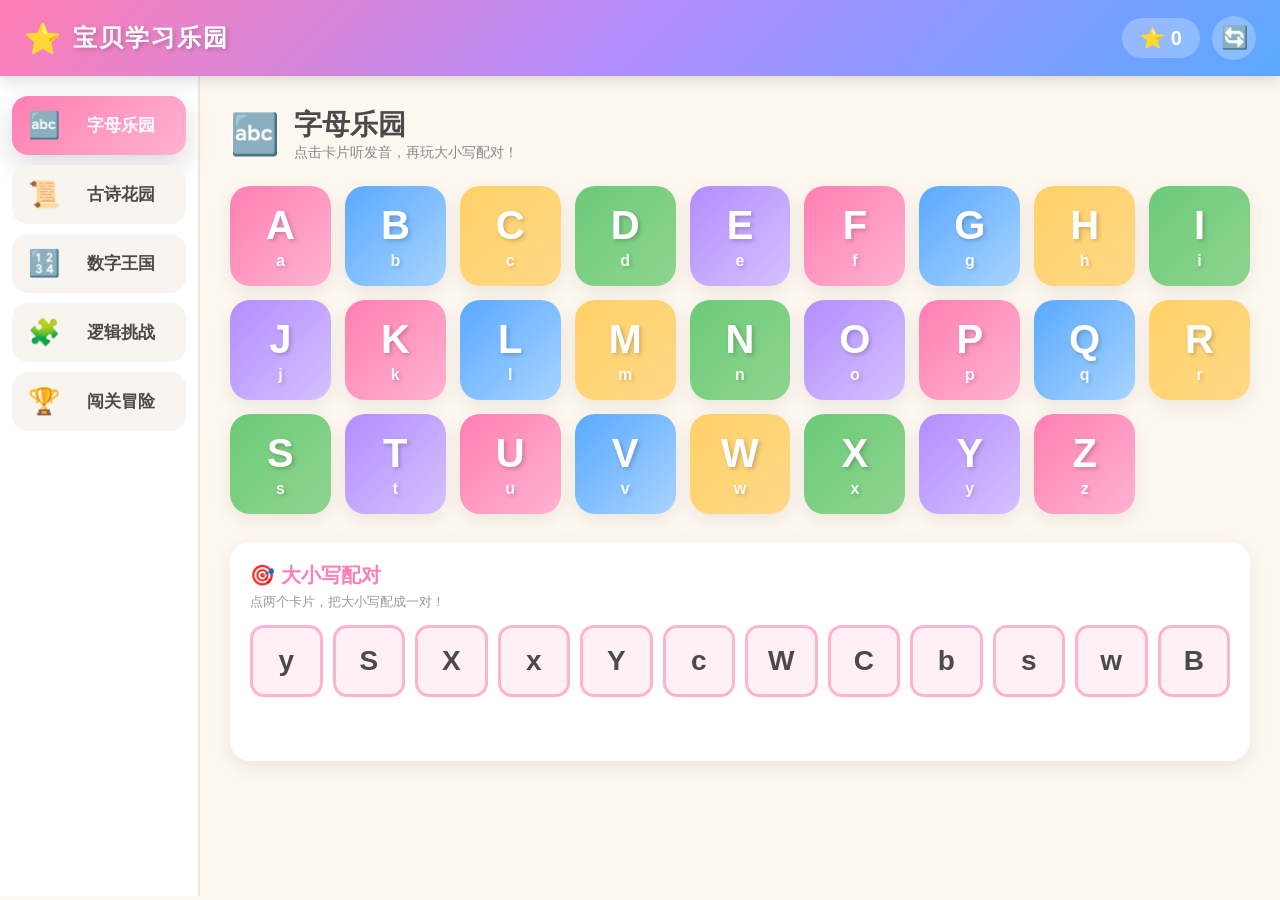
<file: index.html>
<!DOCTYPE html>
<html lang="zh-CN">
<head>
<meta charset="UTF-8">
<meta name="viewport" content="width=device-width, initial-scale=1.0, maximum-scale=1.0, user-scalable=no">
<title>宝贝学习乐园</title>
<link rel="stylesheet" href="css/style.css">
</head>
<body>
<!-- 顶部欢迎栏 -->
<header class="topbar">
  <div class="logo">
    <span class="logo-star">⭐</span>
    <h1>宝贝学习乐园</h1>
  </div>
  <div class="top-actions">
    <div class="star-count" id="headerStarCount">⭐ 0</div>
    <button class="reset-btn" id="resetBtn" title="重置进度">🔄</button>
  </div>
</header>

<!-- 主容器 -->
<div class="main-container">
  <!-- 侧边栏导航 (PC) -->
  <nav class="sidebar" id="sidebar">
    <button class="nav-btn active" data-page="letters" data-color="pink">
      <span class="nav-icon">🔤</span>
      <span class="nav-label">字母乐园</span>
    </button>
    <button class="nav-btn" data-page="poems" data-color="green">
      <span class="nav-icon">📜</span>
      <span class="nav-label">古诗花园</span>
    </button>
    <button class="nav-btn" data-page="numbers" data-color="yellow">
      <span class="nav-icon">🔢</span>
      <span class="nav-label">数字王国</span>
    </button>
    <button class="nav-btn" data-page="logic" data-color="purple">
      <span class="nav-icon">🧩</span>
      <span class="nav-label">逻辑挑战</span>
    </button>
    <button class="nav-btn" data-page="adventure" data-color="blue">
      <span class="nav-icon">🏆</span>
      <span class="nav-label">闯关冒险</span>
    </button>
  </nav>

  <!-- 内容区 -->
  <main class="content" id="content">
    <!-- 各模块内容由JS渲染 -->
  </main>
</div>

<!-- 底部Tab导航 (移动端) -->
<nav class="bottom-nav" id="bottomNav">
  <button class="tab-btn active" data-page="letters">
    <span class="tab-icon">🔤</span>
    <span class="tab-label">字母</span>
  </button>
  <button class="tab-btn" data-page="poems">
    <span class="tab-icon">📜</span>
    <span class="tab-label">古诗</span>
  </button>
  <button class="tab-btn" data-page="numbers">
    <span class="tab-icon">🔢</span>
    <span class="tab-label">数字</span>
  </button>
  <button class="tab-btn" data-page="logic">
    <span class="tab-icon">🧩</span>
    <span class="tab-label">逻辑</span>
  </button>
  <button class="tab-btn" data-page="adventure">
    <span class="tab-icon">🏆</span>
    <span class="tab-label">闯关</span>
  </button>
</nav>

<script src="js/data.js"></script>
<script src="js/sound.js"></script>
<script src="js/app.js"></script>
</body>
</html>
</file>
<file: css/style.css>
/* ===== 彩虹糖果色主题 ===== */
:root {
  --pink: #ff7eb3;
  --pink-light: #ffb3d1;
  --pink-bg: #fff0f6;
  --blue: #5aa9ff;
  --blue-light: #a8d4ff;
  --blue-bg: #eef6ff;
  --yellow: #ffd166;
  --yellow-light: #ffe9a8;
  --yellow-bg: #fff9ec;
  --green: #6bcb77;
  --green-light: #a8e0a8;
  --green-bg: #f0faf0;
  --purple: #b28dff;
  --purple-light: #d5c1ff;
  --purple-bg: #f7f2ff;
  --orange: #ff9f43;
  --bg: #fff8f0;
  --text: #4a4a4a;
  --radius: 20px;
  --shadow: 0 6px 20px rgba(0,0,0,0.08);
  --shadow-hover: 0 10px 28px rgba(0,0,0,0.15);
}

* { margin: 0; padding: 0; box-sizing: border-box; }

html, body {
  font-family: 'Segoe UI', 'PingFang SC', 'Microsoft YaHei', sans-serif;
  background: var(--bg);
  color: var(--text);
  height: 100%;
  overflow-x: hidden;
}

body {
  padding-bottom: 0;
}

/* ===== 顶部栏 ===== */
.topbar {
  background: linear-gradient(135deg, var(--pink), var(--purple), var(--blue));
  color: white;
  padding: 16px 24px;
  display: flex;
  justify-content: space-between;
  align-items: center;
  position: sticky;
  top: 0;
  z-index: 100;
  box-shadow: 0 4px 15px rgba(0,0,0,0.15);
}

.logo {
  display: flex;
  align-items: center;
  gap: 12px;
}

.logo-star {
  font-size: 30px;
  animation: bounce 2s infinite;
}

.logo h1 {
  font-size: 24px;
  font-weight: 800;
  text-shadow: 2px 2px 4px rgba(0,0,0,0.2);
  letter-spacing: 2px;
}

.top-actions {
  display: flex;
  align-items: center;
  gap: 12px;
}

.star-count {
  background: rgba(255,255,255,0.25);
  border-radius: 30px;
  padding: 8px 18px;
  font-size: 20px;
  font-weight: 700;
  backdrop-filter: blur(4px);
  cursor: pointer;
  transition: transform 0.2s;
}

.star-count:active { transform: scale(0.92); }

.reset-btn {
  background: rgba(255,255,255,0.25);
  border: none;
  color: white;
  font-size: 22px;
  width: 44px;
  height: 44px;
  border-radius: 50%;
  cursor: pointer;
  transition: transform 0.2s, background 0.2s;
}

.reset-btn:active { transform: scale(0.88) rotate(180deg); }

/* ===== 主布局 ===== */
.main-container {
  display: flex;
  min-height: calc(100vh - 80px);
}

/* ===== 侧边栏 (PC) ===== */
.sidebar {
  width: 200px;
  padding: 20px 12px;
  display: flex;
  flex-direction: column;
  gap: 10px;
  background: #fff;
  border-right: 2px solid #f0e8e0;
  position: sticky;
  top: 80px;
  height: calc(100vh - 80px);
}

.nav-btn {
  display: flex;
  align-items: center;
  gap: 12px;
  padding: 14px 16px;
  border: none;
  border-radius: 16px;
  background: #f8f4f0;
  font-size: 17px;
  font-weight: 600;
  color: var(--text);
  cursor: pointer;
  transition: all 0.25s;
  min-height: 52px;
}

.nav-btn:hover {
  transform: translateX(4px);
  box-shadow: var(--shadow);
}

.nav-btn.active {
  color: white;
  box-shadow: var(--shadow-hover);
}

.nav-btn[data-color="pink"].active { background: linear-gradient(135deg, var(--pink), var(--pink-light)); }
.nav-btn[data-color="green"].active { background: linear-gradient(135deg, var(--green), #8fd48f); }
.nav-btn[data-color="yellow"].active { background: linear-gradient(135deg, var(--yellow), #ffd888); }
.nav-btn[data-color="purple"].active { background: linear-gradient(135deg, var(--purple), var(--purple-light)); }
.nav-btn[data-color="blue"].active { background: linear-gradient(135deg, var(--blue), var(--blue-light)); }

.nav-icon { font-size: 26px; }
.nav-label { flex: 1; }

/* ===== 内容区 ===== */
.content {
  flex: 1;
  padding: 30px;
  animation: fadeIn 0.4s ease;
}

/* ===== 底部导航 (移动端) ===== */
.bottom-nav {
  display: none;
  position: fixed;
  bottom: 0;
  left: 0;
  right: 0;
  background: #fff;
  border-top: 2px solid #f0e8e0;
  z-index: 100;
  padding: 6px 4px calc(6px + env(safe-area-inset-bottom));
  box-shadow: 0 -4px 20px rgba(0,0,0,0.08);
}

.tab-btn {
  flex: 1;
  display: flex;
  flex-direction: column;
  align-items: center;
  gap: 2px;
  padding: 8px 4px;
  border: none;
  background: none;
  cursor: pointer;
  min-height: 58px;
  border-radius: 12px;
  transition: all 0.25s;
}

.tab-btn.active { background: var(--yellow-bg); }
.tab-btn[data-page="letters"].active .tab-icon { animation: none; color: var(--pink); }
.tab-btn[data-page="poems"].active .tab-icon { color: var(--green); }
.tab-btn[data-page="numbers"].active .tab-icon { color: var(--orange); }
.tab-btn[data-page="logic"].active .tab-icon { color: var(--purple); }
.tab-btn[data-page="adventure"].active .tab-icon { color: var(--blue); }

.tab-icon { font-size: 28px; transition: transform 0.2s; }
.tab-btn.active .tab-icon { transform: scale(1.15); }
.tab-label { font-size: 12px; font-weight: 600; color: var(--text); }

/* ===== 通用模块标题 ===== */
.module-header {
  display: flex;
  align-items: center;
  gap: 14px;
  margin-bottom: 24px;
}

.module-header .module-emoji {
  font-size: 40px;
  animation: bounce 2s infinite;
}

.module-header h2 {
  font-size: 28px;
  font-weight: 800;
  color: var(--text);
}

.module-header p {
  color: #888;
  font-size: 14px;
}

/* ===== 字母乐园 ===== */
.letter-grid {
  display: grid;
  grid-template-columns: repeat(auto-fill, minmax(90px, 1fr));
  gap: 14px;
}

.letter-card {
  min-height: 100px;
  border: none;
  border-radius: var(--radius);
  font-size: 40px;
  font-weight: 800;
  cursor: pointer;
  display: flex;
  flex-direction: column;
  align-items: center;
  justify-content: center;
  gap: 4px;
  transition: all 0.2s;
  color: white;
  text-shadow: 2px 2px 4px rgba(0,0,0,0.2);
  box-shadow: var(--shadow);
  position: relative;
  overflow: hidden;
}

.letter-card::after {
  content: '';
  position: absolute;
  top: -50%;
  left: -50%;
  width: 200%;
  height: 200%;
  background: radial-gradient(circle, rgba(255,255,255,0.3) 0%, transparent 60%);
  opacity: 0;
  transition: opacity 0.2s;
}

.letter-card:active { transform: scale(0.92); }
.letter-card:active::after { opacity: 1; }

.letter-card.speak { animation: speak 0.5s ease; }
.letter-card.speak::after { opacity: 1; }

.letter-card .letter-lower {
  font-size: 16px;
  opacity: 0.9;
}

/* 字母颜色循环 */
.letter-card[data-color="0"] { background: linear-gradient(135deg, var(--pink), var(--pink-light)); }
.letter-card[data-color="1"] { background: linear-gradient(135deg, var(--blue), var(--blue-light)); }
.letter-card[data-color="2"] { background: linear-gradient(135deg, var(--yellow), #ffd888); }
.letter-card[data-color="3"] { background: linear-gradient(135deg, var(--green), #8fd48f); }
.letter-card[data-color="4"] { background: linear-gradient(135deg, var(--purple), var(--purple-light)); }

/* 配对游戏 */
.pair-section {
  margin-top: 28px;
  background: white;
  border-radius: var(--radius);
  padding: 20px;
  box-shadow: var(--shadow);
}

.pair-section h3 {
  font-size: 20px;
  margin-bottom: 4px;
  color: var(--pink);
}

.pair-hint {
  color: #999;
  font-size: 13px;
  margin-bottom: 14px;
}

.pair-grid {
  display: grid;
  grid-template-columns: repeat(auto-fill, minmax(70px, 1fr));
  gap: 10px;
}

.pair-card {
  min-height: 72px;
  border: 3px solid var(--pink-light);
  border-radius: 14px;
  font-size: 28px;
  font-weight: 700;
  cursor: pointer;
  display: flex;
  align-items: center;
  justify-content: center;
  background: var(--pink-bg);
  transition: all 0.2s;
  color: var(--text);
}

.pair-card:active { transform: scale(0.92); }
.pair-card.selected {
  border-color: var(--pink);
  background: var(--pink-light);
  color: white;
  transform: scale(1.05);
}
.pair-card.matched {
  border-color: var(--green);
  background: var(--green-bg);
  color: var(--green);
  cursor: default;
  pointer-events: none;
}

.pair-feedback {
  margin-top: 14px;
  font-size: 18px;
  font-weight: 600;
  text-align: center;
  min-height: 30px;
}
.pair-feedback.correct { color: var(--green); }
.pair-feedback.wrong { color: var(--pink); }

/* ===== 古诗花园 ===== */
.poem-list {
  display: grid;
  grid-template-columns: repeat(auto-fill, minmax(280px, 1fr));
  gap: 18px;
}

.poem-card {
  background: linear-gradient(160deg, #fff, var(--green-bg));
  border-radius: var(--radius);
  padding: 20px;
  box-shadow: var(--shadow);
  border: 2px solid var(--green-light);
  transition: all 0.25s;
}

.poem-card:hover { transform: translateY(-4px); box-shadow: var(--shadow-hover); }

.poem-card .poem-title {
  font-size: 22px;
  font-weight: 800;
  color: var(--green);
  margin-bottom: 4px;
}

.poem-card .poem-author {
  font-size: 14px;
  color: #999;
  margin-bottom: 14px;
}

.poem-card .poem-content {
  font-size: 16px;
  line-height: 1.9;
}

.poem-card .poem-content .pinyin {
  display: block;
  font-size: 11px;
  color: var(--purple);
  font-weight: 600;
  letter-spacing: 0.5px;
}

.poem-card .poem-content .char-row {
  display: flex;
  flex-wrap: wrap;
  gap: 2px 0;
}

.poem-card .poem-content .char-col {
  display: flex;
  flex-direction: column;
  align-items: center;
  margin-right: 14px;
}

.poem-card .poem-content .char-pinyin {
  font-size: 11px;
  color: var(--purple);
  font-weight: 600;
  min-height: 15px;
}

.poem-card .poem-content .char-char {
  font-size: 19px;
  font-weight: 600;
}

.poem-btn {
  margin-top: 14px;
  width: 100%;
  min-height: 48px;
  border: none;
  border-radius: 14px;
  background: linear-gradient(135deg, var(--green), #8fd48f);
  color: white;
  font-size: 17px;
  font-weight: 700;
  cursor: pointer;
  display: flex;
  align-items: center;
  justify-content: center;
  gap: 8px;
  transition: all 0.2s;
  box-shadow: 0 4px 12px rgba(107, 203, 119, 0.3);
}

.poem-btn:active { transform: scale(0.95); }
.poem-btn.speaking { animation: pulse 1s infinite; }

/* ===== 数字王国 ===== */
.number-section {
  margin-bottom: 28px;
}

.number-grid {
  display: grid;
  grid-template-columns: repeat(auto-fill, minmax(70px, 1fr));
  gap: 10px;
}

.number-card {
  min-height: 80px;
  border: none;
  border-radius: 16px;
  font-size: 30px;
  font-weight: 800;
  cursor: pointer;
  color: white;
  text-shadow: 2px 2px 4px rgba(0,0,0,0.2);
  box-shadow: var(--shadow);
  transition: all 0.2s;
}

.number-card:active { transform: scale(0.9); }
.number-card[data-color="0"] { background: linear-gradient(135deg, var(--pink), var(--pink-light)); }
.number-card[data-color="1"] { background: linear-gradient(135deg, var(--blue), var(--blue-light)); }
.number-card[data-color="2"] { background: linear-gradient(135deg, var(--yellow), #ffd888); }
.number-card[data-color="3"] { background: linear-gradient(135deg, var(--green), #8fd48f); }
.number-card[data-color="4"] { background: linear-gradient(135deg, var(--purple), var(--purple-light)); }

/* 算式卡 */
.math-box {
  background: white;
  border-radius: var(--radius);
  padding: 24px;
  box-shadow: var(--shadow);
  text-align: center;
}

.math-display {
  font-size: 52px;
  font-weight: 800;
  color: var(--blue);
  margin: 16px 0;
  letter-spacing: 8px;
}

.math-options {
  display: flex;
  justify-content: center;
  gap: 16px;
  flex-wrap: wrap;
  margin-top: 16px;
}

.math-option {
  min-width: 90px;
  min-height: 60px;
  border: 3px solid var(--blue-light);
  border-radius: 16px;
  font-size: 30px;
  font-weight: 800;
  cursor: pointer;
  background: var(--blue-bg);
  transition: all 0.2s;
  color: var(--text);
}

.math-option:active { transform: scale(0.9); }
.math-option.correct { background: var(--green); color: white; border-color: var(--green); }
.math-option.wrong { background: var(--pink); color: white; border-color: var(--pink); animation: shake 0.4s; }

/* 数数游戏 */
.count-section {
  background: white;
  border-radius: var(--radius);
  padding: 24px;
  box-shadow: var(--shadow);
  text-align: center;
  margin-top: 20px;
}

.count-fruit-row {
  display: flex;
  justify-content: center;
  flex-wrap: wrap;
  gap: 12px;
  margin: 16px 0;
  min-height: 70px;
  font-size: 48px;
}

.count-fruit-row span {
  animation: popIn 0.3s ease;
  display: inline-block;
}

.count-options {
  display: flex;
  justify-content: center;
  gap: 14px;
  flex-wrap: wrap;
}

.count-option {
  min-width: 70px;
  min-height: 56px;
  border: 3px solid var(--yellow-light);
  border-radius: 14px;
  font-size: 26px;
  font-weight: 800;
  cursor: pointer;
  background: var(--yellow-bg);
  transition: all 0.2s;
}

.count-option:active { transform: scale(0.9); }
.count-option.correct { background: var(--green); color: white; border-color: var(--green); }
.count-option.wrong { background: var(--pink); color: white; border-color: var(--pink); animation: shake 0.4s; }

/* ===== 逻辑挑战 ===== */
.logic-box {
  background: white;
  border-radius: var(--radius);
  padding: 24px;
  box-shadow: var(--shadow);
  max-width: 600px;
  margin: 0 auto;
}

.logic-progress {
  display: flex;
  justify-content: space-between;
  align-items: center;
  margin-bottom: 16px;
}

.logic-progress .q-num {
  font-weight: 800;
  color: var(--purple);
  font-size: 18px;
}

.logic-progress .dots {
  display: flex;
  gap: 6px;
}

.logic-progress .dot {
  width: 10px;
  height: 10px;
  border-radius: 50%;
  background: #e0e0e0;
}
.logic-progress .dot.done { background: var(--purple); }

.logic-question {
  font-size: 24px;
  font-weight: 700;
  text-align: center;
  margin-bottom: 16px;
  min-height: 40px;
}

.logic-pattern {
  display: flex;
  justify-content: center;
  gap: 8px;
  font-size: 40px;
  margin: 14px 0;
  flex-wrap: wrap;
}

.logic-pattern .pattern-item {
  animation: popIn 0.3s ease;
}

.logic-shapes {
  display: flex;
  justify-content: center;
  gap: 14px;
  margin: 14px 0;
  font-size: 46px;
  flex-wrap: wrap;
}

.logic-options {
  display: flex;
  flex-direction: column;
  gap: 10px;
  margin-top: 16px;
}

.logic-option {
  min-height: 56px;
  border: 3px solid var(--purple-light);
  border-radius: 14px;
  font-size: 20px;
  font-weight: 700;
  cursor: pointer;
  background: var(--purple-bg);
  transition: all 0.2s;
  display: flex;
  align-items: center;
  justify-content: center;
  gap: 8px;
  padding: 8px 16px;
}

.logic-option:active { transform: scale(0.97); }
.logic-option.correct { background: var(--green); color: white; border-color: var(--green); }
.logic-option.wrong { background: var(--pink); color: white; border-color: var(--pink); animation: shake 0.4s; }

.logic-feedback {
  text-align: center;
  font-size: 22px;
  font-weight: 700;
  margin-top: 14px;
  min-height: 32px;
}

/* ===== 闯关冒险 ===== */
.adventure-intro {
  text-align: center;
  padding: 20px;
}

.adventure-title {
  font-size: 30px;
  font-weight: 800;
  background: linear-gradient(135deg, var(--pink), var(--purple), var(--blue));
  -webkit-background-clip: text;
  -webkit-text-fill-color: transparent;
  margin-bottom: 8px;
}

.adventure-sub {
  color: #888;
  font-size: 15px;
  margin-bottom: 24px;
}

.star-display {
  font-size: 26px;
  font-weight: 700;
  color: var(--yellow);
  margin-bottom: 20px;
}

/* 关卡地图 */
.level-map {
  display: flex;
  flex-wrap: wrap;
  justify-content: center;
  gap: 20px;
  margin: 20px 0 30px;
}

.level-node {
  display: flex;
  flex-direction: column;
  align-items: center;
  gap: 6px;
  cursor: pointer;
  transition: transform 0.2s;
  min-width: 90px;
  padding: 10px;
  border-radius: 16px;
  background: #f8f4f0;
}

.level-node:active { transform: scale(0.92); }
.level-node.unlocked { background: var(--yellow-bg); }
.level-node.current { box-shadow: 0 0 0 3px var(--yellow); }

.level-star {
  font-size: 40px;
  animation: bounce 2s infinite;
}

.level-node.completed .level-star { animation: none; }
.level-node.locked { opacity: 0.5; cursor: not-allowed; }

.level-name {
  font-size: 14px;
  font-weight: 700;
  color: var(--text);
}

.level-stars {
  font-size: 14px;
  letter-spacing: 2px;
}

/* 徽章墙 */
.badge-wall {
  margin-top: 30px;
  background: white;
  border-radius: var(--radius);
  padding: 20px;
  box-shadow: var(--shadow);
}

.badge-wall h3 {
  font-size: 22px;
  font-weight: 800;
  color: var(--blue);
  margin-bottom: 16px;
  display: flex;
  align-items: center;
  gap: 8px;
}

.badge-grid {
  display: grid;
  grid-template-columns: repeat(auto-fill, minmax(110px, 1fr));
  gap: 14px;
}

.badge-item {
  text-align: center;
  padding: 14px 8px;
  border-radius: 16px;
  background: var(--blue-bg);
  transition: transform 0.2s;
}

.badge-item.unlocked { background: linear-gradient(135deg, var(--yellow-bg), var(--yellow-light)); }
.badge-item:hover { transform: translateY(-3px); }

.badge-icon { font-size: 36px; }
.badge-item.locked .badge-icon { filter: grayscale(100%); opacity: 0.5; }
.badge-name { font-size: 13px; font-weight: 700; margin-top: 4px; }
.badge-item.locked .badge-name { color: #aaa; }
.badge-desc { font-size: 11px; color: #999; margin-top: 2px; }

/* 闯关进行中 */
.quiz-box {
  background: white;
  border-radius: var(--radius);
  padding: 24px;
  box-shadow: var(--shadow);
  max-width: 600px;
  margin: 0 auto;
}

.quiz-header {
  display: flex;
  justify-content: space-between;
  align-items: center;
  margin-bottom: 16px;
}

.quiz-level-tag {
  background: linear-gradient(135deg, var(--yellow), #ffd888);
  padding: 6px 14px;
  border-radius: 20px;
  font-weight: 700;
  font-size: 14px;
  color: var(--text);
}

.quiz-progress-bar {
  height: 12px;
  background: #f0e8e0;
  border-radius: 10px;
  overflow: hidden;
  margin-bottom: 20px;
}

.quiz-progress-fill {
  height: 100%;
  background: linear-gradient(90deg, var(--pink), var(--purple), var(--blue));
  border-radius: 10px;
  transition: width 0.4s ease;
}

.quiz-question {
  font-size: 22px;
  font-weight: 700;
  text-align: center;
  margin-bottom: 20px;
  min-height: 36px;
}

.quiz-options {
  display: flex;
  flex-direction: column;
  gap: 12px;
}

.quiz-option {
  min-height: 56px;
  border: 3px solid var(--purple-light);
  border-radius: 14px;
  font-size: 20px;
  font-weight: 700;
  cursor: pointer;
  background: var(--purple-bg);
  transition: all 0.2s;
  display: flex;
  align-items: center;
  justify-content: center;
  padding: 8px 16px;
}

.quiz-option:active { transform: scale(0.97); }
.quiz-option.correct { background: var(--green); color: white; border-color: var(--green); }
.quiz-option.wrong { background: var(--pink); color: white; border-color: var(--pink); animation: shake 0.4s; }

/* 通关庆祝 */
.win-screen {
  text-align: center;
  padding: 30px 10px;
}

.win-emoji {
  font-size: 80px;
  animation: winBounce 1s ease infinite;
  display: inline-block;
}

.win-title {
  font-size: 32px;
  font-weight: 800;
  color: var(--yellow);
  margin: 10px 0;
  text-shadow: 2px 2px 4px rgba(255, 209, 102, 0.4);
}

.win-stars {
  font-size: 34px;
  letter-spacing: 6px;
  margin: 12px 0;
  animation: starPop 0.5s ease;
}

.win-msg {
  font-size: 18px;
  color: #888;
  margin-bottom: 24px;
}

.win-btn {
  min-height: 56px;
  padding: 0 40px;
  border: none;
  border-radius: 18px;
  background: linear-gradient(135deg, var(--yellow), #ffd888);
  color: var(--text);
  font-size: 20px;
  font-weight: 800;
  cursor: pointer;
  box-shadow: var(--shadow);
  transition: all 0.2s;
}

.win-btn:active { transform: scale(0.94); }

/* 小星星特效 */
.star-burst {
  position: fixed;
  pointer-events: none;
  z-index: 999;
  font-size: 24px;
  animation: starFly 1s ease-out forwards;
}

/* ===== 动画 ===== */
@keyframes bounce {
  0%, 100% { transform: translateY(0); }
  50% { transform: translateY(-6px); }
}

@keyframes speak {
  0%, 100% { transform: scale(1); }
  30% { transform: scale(1.2) rotate(5deg); }
  60% { transform: scale(0.95); }
}

@keyframes pulse {
  0%, 100% { transform: scale(1); }
  50% { transform: scale(1.03); }
}

@keyframes shake {
  0%, 100% { transform: translateX(0); }
  25% { transform: translateX(-6px); }
  75% { transform: translateX(6px); }
}

@keyframes fadeIn {
  from { opacity: 0; transform: translateY(10px); }
  to { opacity: 1; transform: translateY(0); }
}

@keyframes popIn {
  from { transform: scale(0); }
  80% { transform: scale(1.2); }
  to { transform: scale(1); }
}

@keyframes winBounce {
  0%, 100% { transform: translateY(0) scale(1); }
  50% { transform: translateY(-15px) scale(1.1); }
}

@keyframes starPop {
  from { transform: scale(0); }
  70% { transform: scale(1.4); }
  to { transform: scale(1); }
}

@keyframes starFly {
  0% { transform: translate(0, 0) scale(1); opacity: 1; }
  100% { transform: translate(var(--dx), var(--dy)) scale(1.5); opacity: 0; }
}

/* ===== 响应式 ===== */
@media (max-width: 768px) {
  .topbar { padding: 12px 16px; }
  .logo h1 { font-size: 19px; }
  .logo-star { font-size: 24px; }
  .star-count { font-size: 16px; padding: 6px 12px; }
  .reset-btn { width: 38px; height: 38px; font-size: 18px; }

  .sidebar { display: none; }

  .main-container { padding-bottom: 80px; }

  .bottom-nav { display: flex; }

  .content { padding: 20px 14px; }

  .module-header h2 { font-size: 23px; }
  .module-header .module-emoji { font-size: 32px; }

  .letter-grid { grid-template-columns: repeat(auto-fill, minmax(74px, 1fr)); gap: 10px; }
  .letter-card { min-height: 84px; font-size: 32px; }

  .poem-list { grid-template-columns: 1fr; }

  .number-grid { grid-template-columns: repeat(auto-fill, minmax(60px, 1fr)); gap: 8px; }
  .number-card { min-height: 64px; font-size: 24px; }

  .math-display { font-size: 40px; }

  .logic-options { gap: 8px; }
  .logic-option { min-height: 50px; font-size: 17px; }

  .quiz-option { min-height: 50px; font-size: 17px; }
}

@media (min-width: 769px) {
  .bottom-nav { display: none !important; }
}
</file>
